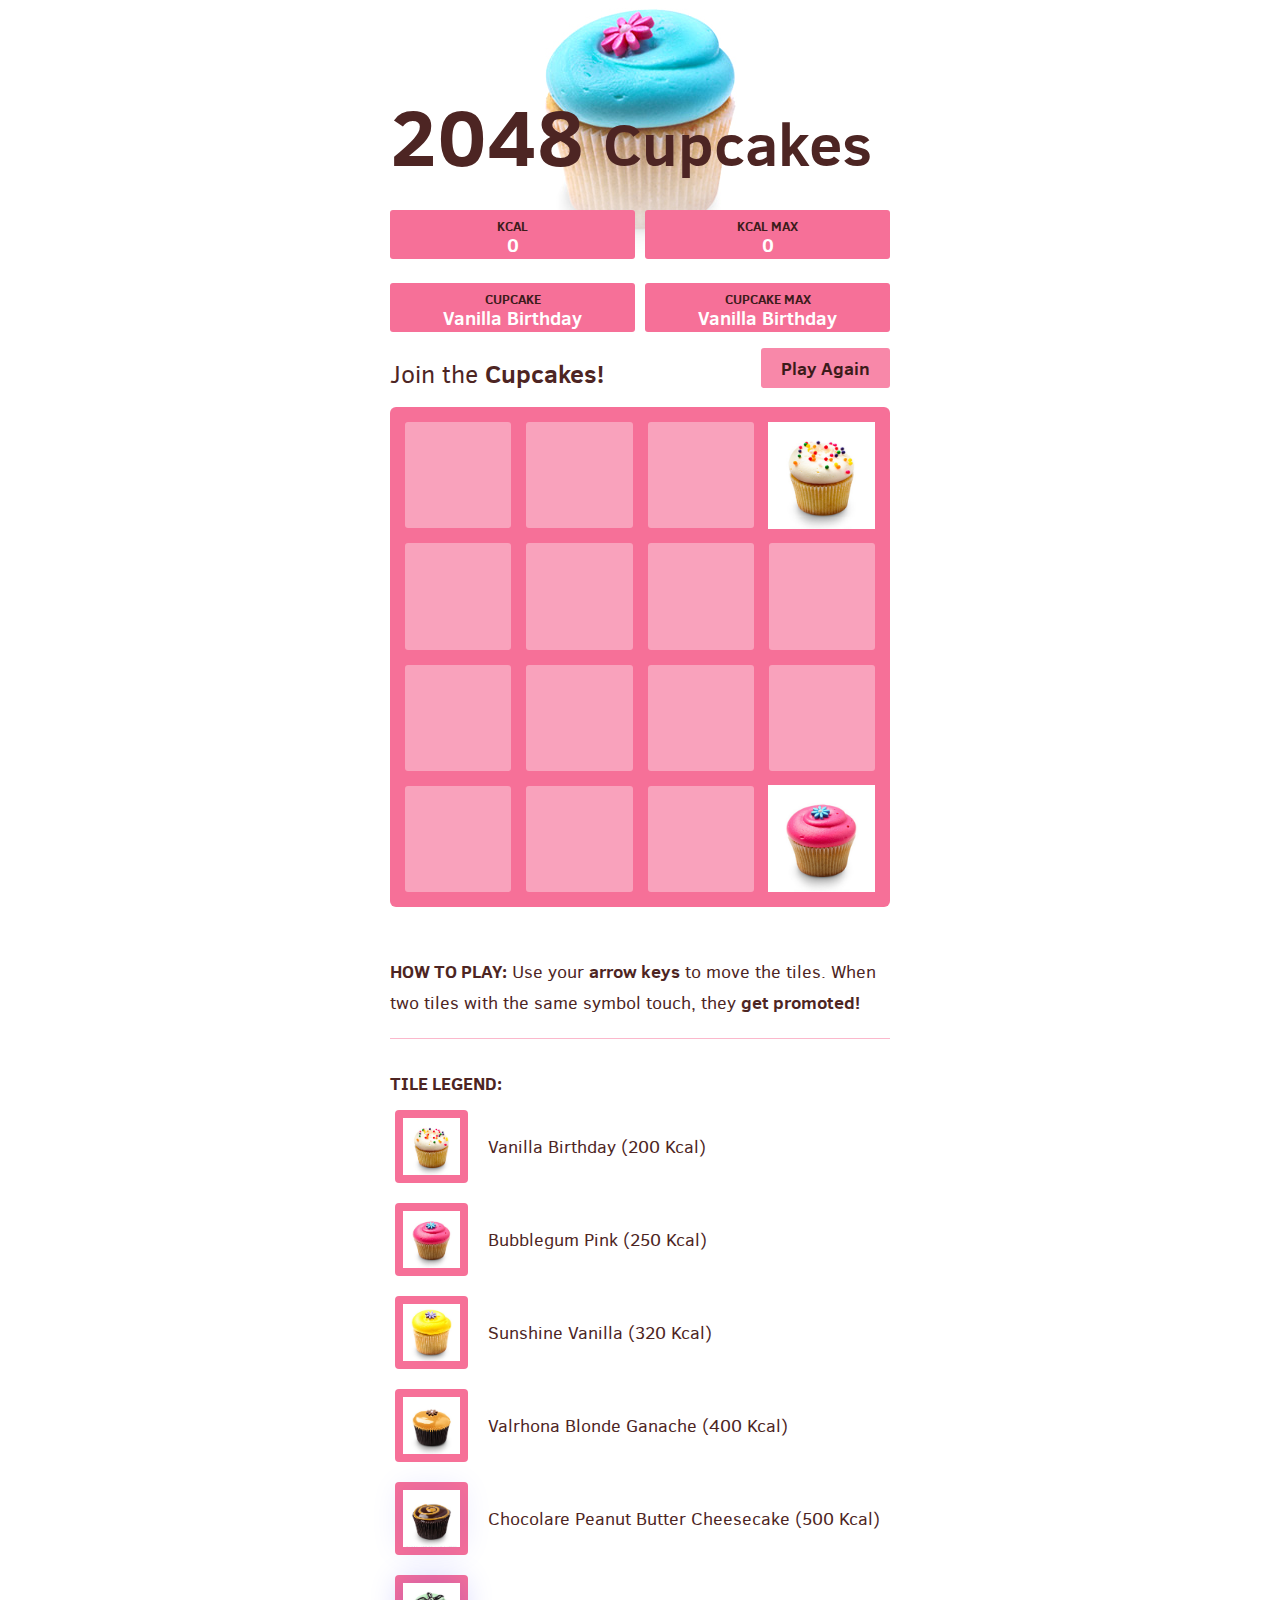
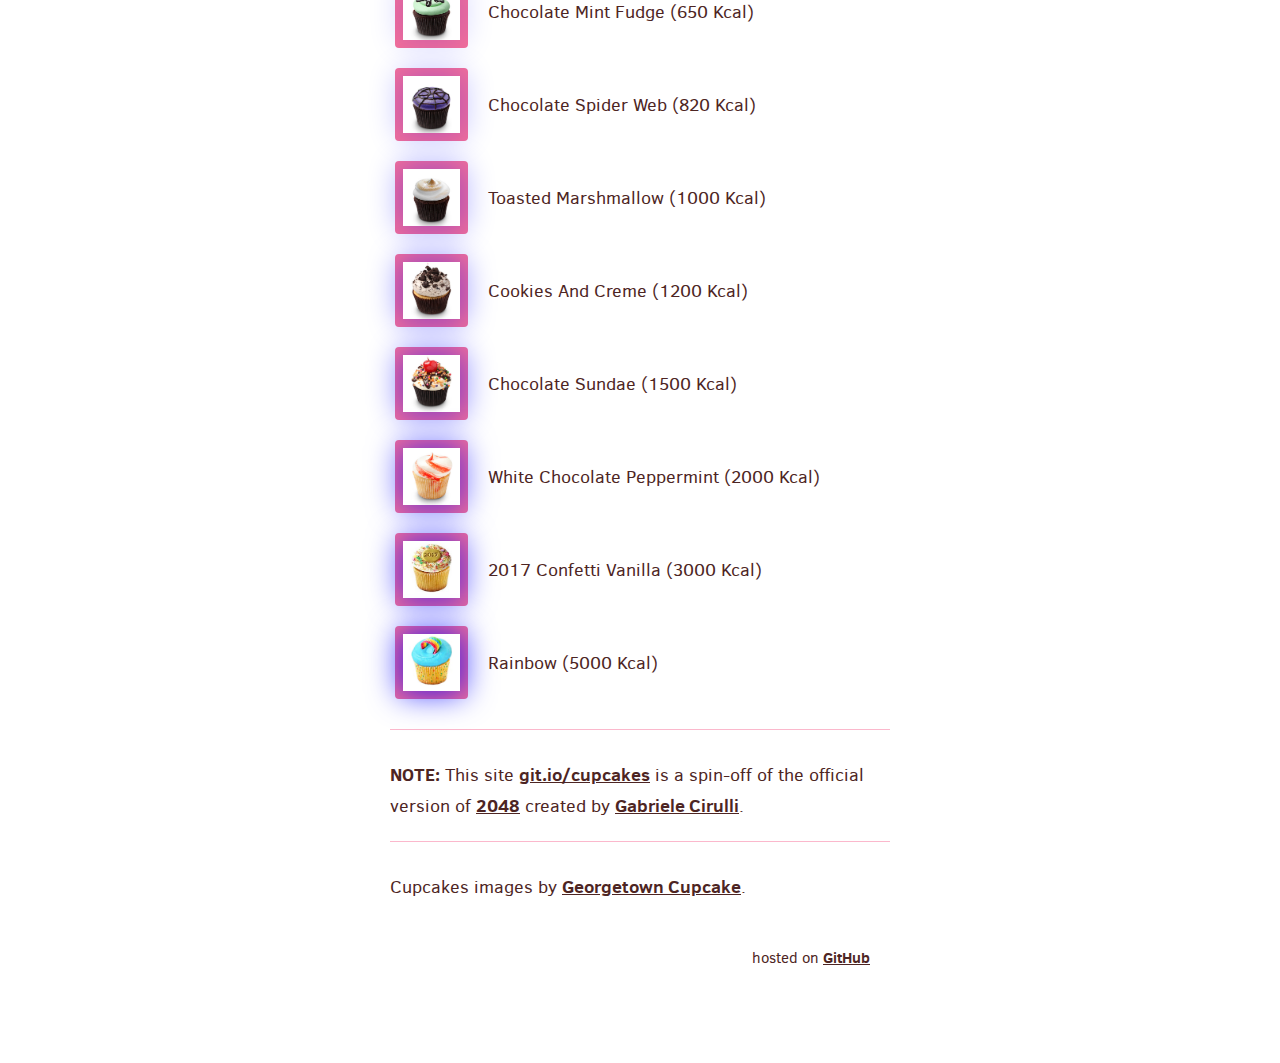
<file: 2048-CUPCAKES-gh-pages/index.html>
<!DOCTYPE html>
<html>
<head>
  <meta charset="utf-8">
  <title>2048 CUPCAKES</title>

  <link href="style/main.css" rel="stylesheet" type="text/css">
  <link rel="shortcut icon" href="favicon.ico">
  <link rel="apple-touch-icon" href="meta/apple-touch-icon.png">
  <meta name="apple-mobile-web-app-capable" content="yes">
  <meta name="apple-mobile-web-app-status-bar-style" content="black">

  <meta name="HandheldFriendly" content="True">
  <meta name="MobileOptimized" content="320">
  <meta name="viewport" content="width=device-width, target-densitydpi=160dpi, initial-scale=1.0, maximum-scale=1, user-scalable=no, minimal-ui">
  <meta name="format-detection" content="telephone=no" />
</head>
<body>
  <div class="container">
    <div class="heading">
      <div class="title-container">
        <h1 class="title">2048 <small>Cupcakes</small></h1>
      </div>
			<div class="scores-container">
				<div class="score-points">0</div>
				<div class="best-points">0</div>
			</div>
      <div class="scores-container">
        <div class="score-container">0 Kcal</div>
        <div class="best-container">0 Kcal</div>
      </div>
    </div>

    <div class="above-game">
      <p class="game-intro">Join tiles and destroy <strong>EMPIRE!</strong></p>
      <a class="restart-button">New Game</a>
    </div>

    <div class="game-container">
      <div class="game-message">
        <p></p>
        <div class="lower">
	        <a class="keep-playing-button">Keep going</a>
          <a class="retry-button">Retry</a>
          <div class="score-sharing"></div>
        </div>
      </div>

      <div class="grid-container">
        <div class="grid-row">
          <div class="grid-cell"></div>
          <div class="grid-cell"></div>
          <div class="grid-cell"></div>
          <div class="grid-cell"></div>
        </div>
        <div class="grid-row">
          <div class="grid-cell"></div>
          <div class="grid-cell"></div>
          <div class="grid-cell"></div>
          <div class="grid-cell"></div>
        </div>
        <div class="grid-row">
          <div class="grid-cell"></div>
          <div class="grid-cell"></div>
          <div class="grid-cell"></div>
          <div class="grid-cell"></div>
        </div>
        <div class="grid-row">
          <div class="grid-cell"></div>
          <div class="grid-cell"></div>
          <div class="grid-cell"></div>
          <div class="grid-cell"></div>
        </div>
      </div>

      <div class="tile-container">

      </div>
    </div>

    <p class="game-explanation">
      <strong class="important">How to play:</strong> Use your <strong>arrow keys</strong> to move the tiles. When two tiles with the same symbol touch, they <strong>get promoted!</strong>
    </p>
    <hr>
    <p class="tile-legend"><strong class="important">Tile Legend:</strong></p>
    <hr>
    <p class="disclaimer">
    <strong class="important">Note:</strong> This site <a href="http://git.io/cupcakes">git.io/cupcakes</a> is a spin-off of the official version of <a href="http://git.io/2048">2048</a> created by <a href="http://gabrielecirulli.com" target="_blank">Gabriele Cirulli.</a>
    </p>
    <hr>
    <p class="credits">
      Cupcakes images by <a href="http://www.georgetowncupcake.com/" title="Georgetown Cupcake | DC Cupcakes | About">Georgetown Cupcake</a>.
    </p>
    <p class="repo-link"><small>hosted on <a href="https://github.com/0x0800/">GitHub</a></small></p>
  </div>

  <script src="js/bind_polyfill.js"></script>
  <script src="js/classlist_polyfill.js"></script>
  <script src="js/animframe_polyfill.js"></script>
  <script src="js/l10n.js"></script>
  <script src="js/localization.js"></script>
  <script src="js/keyboard_input_manager.js"></script>
  <script src="js/html_actuator.js"></script>
  <script src="js/grid.js"></script>
  <script src="js/tile.js"></script>
  <script src="js/local_storage_manager.js"></script>
  <script src="js/game_manager.js"></script>
  <script src="js/application.js"></script>
  <script>
    window.twttr = (function (d,s,id) {
      var t, js, fjs = d.getElementsByTagName(s)[0];
      if (d.getElementById(id)) return; js=d.createElement(s); js.id=id;
      js.src="https://platform.twitter.com/widgets.js"; fjs.parentNode.insertBefore(js, fjs);
      return window.twttr || (t = { _e: [], ready: function(f){ t._e.push(f) } });
    }(document, "script", "twitter-wjs"));
  </script>
  <script type="text/javascript">

    var _gaq = _gaq || [];
    _gaq.push(['_setAccount', 'UA-49474780-3']);
    _gaq.push(['_trackPageview']);

    (function() {
      var ga = document.createElement('script'); ga.type = 'text/javascript'; ga.async = true;
      ga.src = ('https:' == document.location.protocol ? 'https://' : 'http://') + 'stats.g.doubleclick.net/dc.js';
      var s = document.getElementsByTagName('script')[0]; s.parentNode.insertBefore(ga, s);
    })();

  </script>
</body>
</html>
</file>
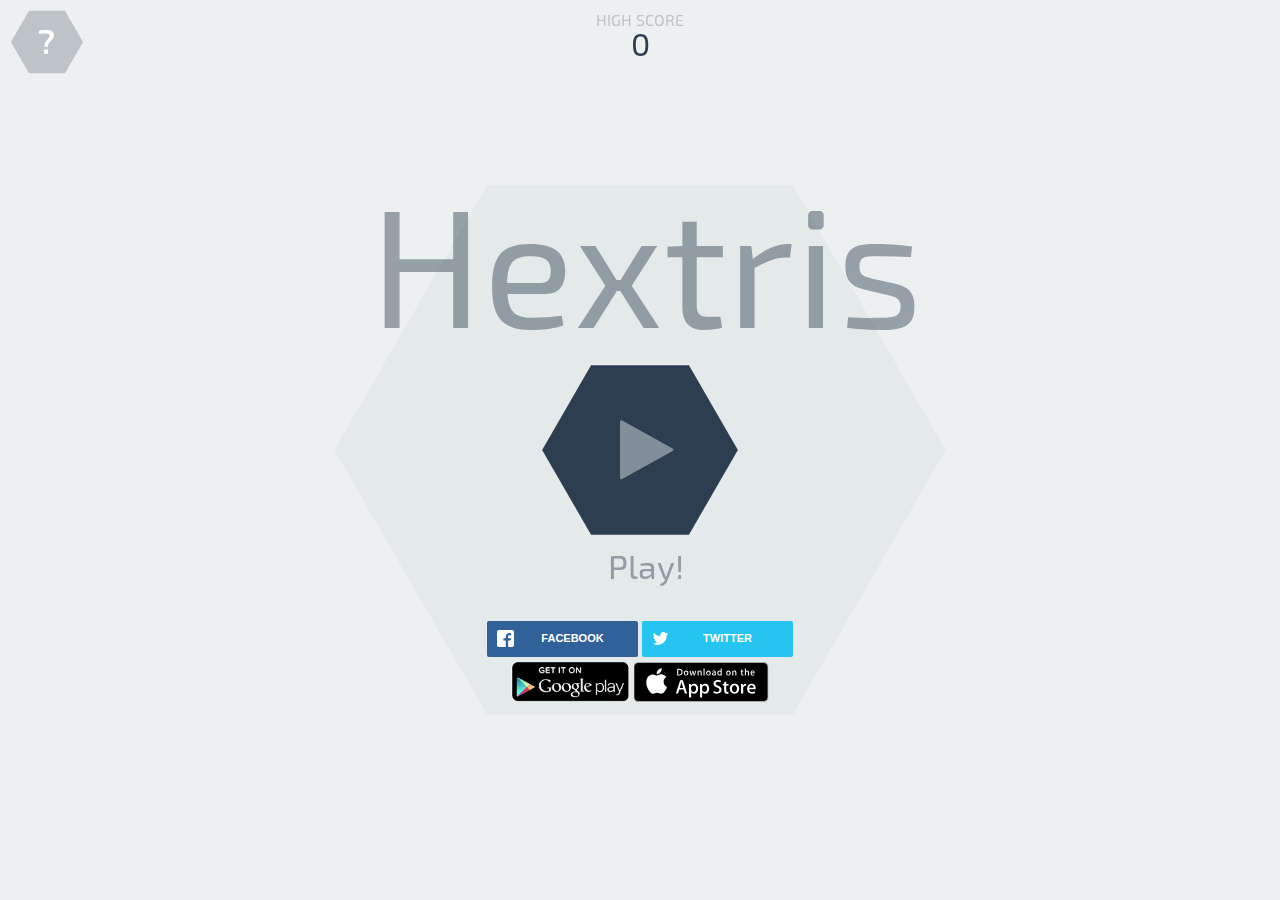
<file: hextris/hextris.html>
<!DOCTYPE html>
<html lang='en'>
	<head>
		<title>Hextris</title>
		<meta name="description" content="An addictive puzzle game inspired by Tetris.">
		<link rel="manifest" href="manifest.webmanifest">
		<meta name="apple-itunes-app" content="app-id=903769553"/>
		<meta name="apple-mobile-web-app-title" content="Hextris">
		<meta name="apple-mobile-web-app-capable" content="yes">
		<link rel="apple-touch-icon" sizes="120x120" href="images/icons/apple-touch-120.png">
		<link rel="apple-touch-icon" sizes="152x152" href="images/icons/apple-touch-152.png">
		<link rel="apple-touch-icon" sizes="167x167" href="images/icons/apple-touch-167.png">
		<link rel="apple-touch-icon" sizes="180x180" href="images/icons/apple-touch-180.png">
		<link rel="apple-touch-icon" sizes="512x512" href="images/icons/apple-touch-512.png">
		<meta name="viewport" content="width=device-width, initial-scale=1, maximum-scale=1, user-scalable=0, minimal-ui"/>
		<meta property="og:url" content="http://hextris.github.io/hextris/"/>
		<meta property="og:site_name" content="Hextris"/>
		<meta property="og:title" content="Hextris"/>
		<meta property="og:description" content="An addictive puzzle game inspired by Tetris."/>
		<meta property="og:type" content="website"/>
		<meta property="og:author" content="https://www.facebook.com/hextris"/>
		<meta property="og:image" content="http://hextris.github.io/hextris/images/facebook-opengraph.png"/>
		<meta property="og:image:width" content="1200"/>
		<meta property="og:image:height" content="630"/>
		<meta property="twitter:card" content="summary"/>
		<meta property="twitter:site" content="@hextris"/>
		<meta property="twitter:site:id" content="2742209678"/>
		<meta property="twitter:creator" content="@hextris"/>
		<meta property="twitter:creator:id" content="2742209678"/>
		<meta property="twitter:domain" content="http://hextris.github.io"/>
		<meta property="twitter:title" content="Hextris"/>
		<meta property="twitter:description" content="An addictive puzzle game inspired by Tetris."/>
		<meta property="twitter:image:src" content="http://hextris.github.io/hextris/images/twitter-opengraph.png"/>
		<meta property="twitter:image:width" content="512"/>
		<meta property="twitter:image:height" content="512"/>
		<meta property="twitter:app:id:iphone" content="id903769553">
		<meta property="twitter:app:id:ipad" content="id903769553">
		<meta property="twitter:app:id:googleplay" content="com.hextris.hextris">
		<meta property="twitter:app:country" content="us">
		<meta property="twitter:app:url:iphone" content="itunes.apple.com/us/app/id903769553?mt=8">
		<meta property="twitter:app:url:ipad" content="itunes.apple.com/us/app/id903769553?mt=8">
		<meta property="twitter:app:url:googleplay" content="https://play.google.com/store/apps/details?id=com.hextris.hextris">
		<link rel="icon" type="image/png" href="favicon.ico">
		<link href='http://fonts.googleapis.com/css?family=Exo+2' rel='stylesheet' type='text/css'>
		<link rel="stylesheet" href="style/fa/css/font-awesome.min.css">
		<link rel="stylesheet" type="text/css" href="style/style.css">
		<script type='text/javascript' src="vendor/hammer.min.js"></script>
		<script type='text/javascript' src="vendor/js.cookie.js"></script>
		<script type='text/javascript' src="vendor/jsonfn.min.js"></script>
		<script type='text/javascript' src="vendor/keypress.min.js"></script>
		<script type='text/javascript' src="vendor/jquery.js"></script>
		<script type='text/javascript' src="js/save-state.js"></script>
		<script type='text/javascript' src="js/view.js"></script>
		<script type='text/javascript' src="js/wavegen.js"></script>
		<script type='text/javascript' src="js/math.js"></script>
		<script type='text/javascript' src="js/Block.js"></script>
		<script type='text/javascript' src="js/Hex.js"></script>
		<script type='text/javascript' src="js/Text.js"></script>
		<script type='text/javascript' src="js/comboTimer.js"></script>
		<script type='text/javascript' src="js/checking.js"></script>
		<script type='text/javascript' src='js/update.js'></script>
		<script type='text/javascript' src='js/render.js'></script>
		<script type='text/javascript' src="js/input.js"></script>
		<script type='text/javascript' src="js/main.js"></script>
		<script type='text/javascript' src="js/initialization.js"></script>
		<script src="vendor/sweet-alert.min.js"></script>
		<link rel="stylesheet" href="style/rrssb.css"/>
		<script data-ad-client="ca-pub-9107422120987163" async src="https://pagead2.googlesyndication.com/pagead/js/adsbygoogle.js"></script>
	</head>
	<body>
		<canvas id="canvas"></canvas>
		<div id="overlay" class="faded overlay"></div>
		<div id='startBtn' ></div>
		<div id="helpScreen" class='unselectable'>
			<div id='inst_main_body'></div>
		</div>
		<img id="openSideBar" class='helpText' src="./images/btn_help.svg"/>
		<div class="faded overlay"></div>
		<img id="pauseBtn" src="./images/btn_pause.svg"/>
		<img id='restartBtn' src="./images/btn_restart.svg"/>
		<div id='HIGHSCORE'>HIGH SCORE</div>
		<script> (function(i,s,o,g,r,a,m){i['GoogleAnalyticsObject']=r;i[r]=i[r]||function(){ (i[r].q=i[r].q||[]).push(arguments)},i[r].l=1*new Date();a=s.createElement(o), m=s.getElementsByTagName(o)[0];a.async=1;a.src=g;m.parentNode.insertBefore(a,m) })(window,document,'script','//www.google-analytics.com/analytics.js','ga'); ga('create', 'UA-51272720-2', 'auto'); ga('send', 'pageview');
		</script>
		<div id='highScoreInGameText'>
			<div id='highScoreInGameTextHeader'>HIGH SCORE</div><div id='currentHighScore'>10292</div>
		</div>
		<div id="gameoverscreen">
			<div id='container'>
				<div id='gameOverBox' class='GOTitle'>GAME OVER</div>
				<div id='cScore'>1843</div>
				<div id='highScoresTitle' class='GOTitle'>HIGH SCORES</div>
				<div class='score'><span class='scoreNum'>1.</span> <div id="1place" style="display:inline;">0</div></div>
				<div class='score'><span class='scoreNum'>2.</span> <div id="2place" style="display:inline;">0</div></div>
				<div class='score'><span class='scoreNum'>3.</span> <div id="3place" style="display:inline;">0</div></div>
			</div>
			<div id='bottomContainer'>
				<img id='restart' src='./images/btn_restart.svg' height='57px'>
				<div id='socialShare'>
					<?xml version="1.0" encoding="UTF-8" standalone="no"?>
					<svg width="224.6377px" height="57px"  viewBox="0 0 255 65" version="1.1" xmlns="http://www.w3.org/2000/svg" xmlns:xlink="http://www.w3.org/1999/xlink">
						<title>Share button</title>
						<defs>
						</defs>
						<g id="Page-1" stroke="none" stroke-width="1" fill="none" fill-rule="evenodd" sketch:type="MSPage">
							<g id="Game-over-" sketch:type="MSArtboardGroup" transform="translate(-95.000000, -565.000000)">
								<g id="Share-button" sketch:type="MSLayerGroup" transform="translate(95.000000, 565.000000)">
								<a style="cursor:pointer;"class="popup" onclick="window.open('https://twitter.com/intent/tweet?text=Can you beat my score of '+ score +' points at&button_hashtag=hextris ? http://hextris.github.io/hextris @hextris','name','width=600,height=400')" ><polygon  id="Score-hex-2" fill="#3498DB" sketch:type="MSShapeGroup" transform="translate(127.661316, 32.500000) rotate(-90.000000) translate(-127.661316, -32.500000) " points="127.661316 -94.814636 160.137269 -76.064636 160.137269 141.064636 127.661317 159.814636 95.185364 141.064636 95.1853635 -76.064636 "></polygon></a>
									<text style="cursor:pointer;"class="popup" onclick="window.open('https://twitter.com/intent/tweet?text=Can you beat my score of '+ score +' points at&button_hashtag=hextris ? http://hextris.github.io/hextris @hextris','name','width=600,height=400')" id="SHARE-MY-SCORE!" sketch:type="MSTextLayer" font-family="Exo" font-size="16" font-weight="420" fill="#FFFFFF">
										<tspan x="67" y="39">SHARE MY SCORE!</tspan>
									</text>
								</g>
							</g>
						</g>
					</svg>
				</div>
				<div id='buttonCont'>
					<ul class="rrssb-buttons">
						<li class="rrssb-facebook">
							<a href='http://www.facebook.com/sharer.php?s=100
								&p[url]=hextris.io' class="popup">
								<span class="rrssb-icon">
									<svg xmlns="http://www.w3.org/2000/svg" preserveAspectRatio="xMidYMid" width="29" height="29" viewBox="0 0 29 29">
										<path d="M26.4 0H2.6C1.714 0 0 1.715 0 2.6v23.8c0 .884 1.715 2.6 2.6 2.6h12.393V17.988h-3.996v-3.98h3.997v-3.062c0-3.746 2.835-5.97 6.177-5.97 1.6 0 2.444.173 2.845.226v3.792H21.18c-1.817 0-2.156.9-2.156 2.168v2.847h5.045l-.66 3.978h-4.386V29H26.4c.884 0 2.6-1.716 2.6-2.6V2.6c0-.885-1.716-2.6-2.6-2.6z"
										class="cls-2" fill-rule="evenodd"/>
									</svg>
								</span>
								<span class="rrssb-text">facebook</span>
							</a>
						</li>
						<li class="rrssb-twitter">
							<a href="http://twitter.com/home?status=Play Hextris! - http://hextris.github.io/ #hextris"
							class="popup">
								<span class="rrssb-icon">
									<svg xmlns="http://www.w3.org/2000/svg" width="28" height="28" viewBox="0 0 28 28">
										<path d="M24.253 8.756C24.69 17.08 18.297 24.182 9.97 24.62c-3.122.162-6.22-.646-8.86-2.32 2.702.18 5.375-.648 7.507-2.32-2.072-.248-3.818-1.662-4.49-3.64.802.13 1.62.077 2.4-.154-2.482-.466-4.312-2.586-4.412-5.11.688.276 1.426.408 2.168.387-2.135-1.65-2.73-4.62-1.394-6.965C5.574 7.816 9.54 9.84 13.802 10.07c-.842-2.738.694-5.64 3.434-6.48 2.018-.624 4.212.043 5.546 1.682 1.186-.213 2.318-.662 3.33-1.317-.386 1.256-1.248 2.312-2.4 2.942 1.048-.106 2.07-.394 3.02-.85-.458 1.182-1.343 2.15-2.48 2.71z"
										/>
									</svg>
								</span>
								<span class="rrssb-text">twitter</span>
							</a>
						</li>
				</ul>
					<div id='badges'>
						<a href="https://play.google.com/store/apps/details?id=com.hextris.hextris" ><img id='androidBadge' src='images/android.png'/></a>
						<a href ="https://itunes.apple.com/us/app/hextris/id903769553?mt=8"><img id='iOSBadge'  src='images/appstore.svg'/></a>
					</div>
				</div>
			</div>
		</div>
			<script type="text/javascript">
				(function addRussianSocialShare(){
					var lang=navigator.language || navigator.userLanguage;
					if (lang.substr(0, 2) == 'ru') {
						$('.rrssb-facebook').remove();
						var n=$.parseHTML('<li class="rrssb-vk"><a href="http://vk.com/share.php?url=http://kurtnoble.com/labs/rrssb/index.html" class="popup"><span class="rrssb-icon"><svg xmlns="http://www.w3.org/2000/svg" width="28" height="28" viewBox="70 70 378.7 378.7"><path d="M254.998 363.106h21.217s6.408-.706 9.684-4.23c3.01-3.24 2.914-9.32 2.914-9.32s-.415-28.47 12.796-32.663c13.03-4.133 29.755 27.515 47.482 39.685 13.407 9.206 23.594 7.19 23.594 7.19l47.407-.662s24.797-1.53 13.038-21.027c-.96-1.594-6.85-14.424-35.247-40.784-29.728-27.59-25.743-23.126 10.063-70.85 21.807-29.063 30.523-46.806 27.8-54.405-2.596-7.24-18.636-5.326-18.636-5.326l-53.375.33s-3.96-.54-6.892 1.216c-2.87 1.716-4.71 5.726-4.71 5.726s-8.452 22.49-19.714 41.618c-23.77 40.357-33.274 42.494-37.16 39.984-9.037-5.842-6.78-23.462-6.78-35.983 0-39.112 5.934-55.42-11.55-59.64-5.802-1.4-10.076-2.327-24.915-2.48-19.046-.192-35.162.06-44.29 4.53-6.072 2.975-10.757 9.6-7.902 9.98 3.528.47 11.516 2.158 15.75 7.92 5.472 7.444 5.28 24.154 5.28 24.154s3.145 46.04-7.34 51.758c-7.193 3.922-17.063-4.085-38.253-40.7-10.855-18.755-19.054-39.49-19.054-39.49s-1.578-3.873-4.398-5.947c-3.42-2.51-8.2-3.307-8.2-3.307l-50.722.33s-7.612.213-10.41 3.525c-2.488 2.947-.198 9.036-.198 9.036s39.707 92.902 84.672 139.72c41.234 42.93 88.048 40.112 88.048 40.112"/></svg></span><span class="rrssb-text">vk.com</span></a></li>');
						$('.rrssb-buttons').prepend(n);
					}})()
			</script>
		<script type="text/javascript" src='vendor/rrssb.min.js'></script>
	</body>
</html>
</file>
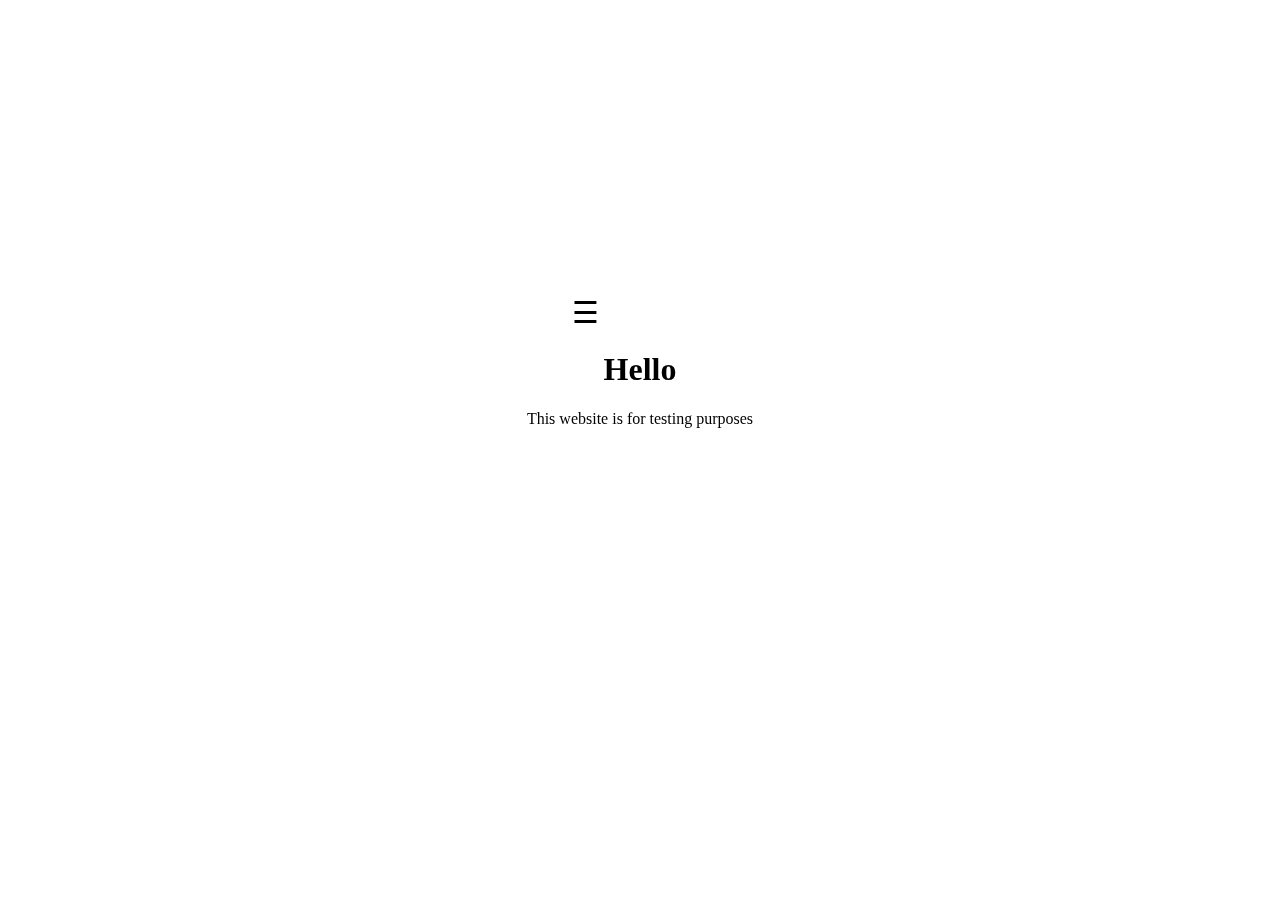
<file: slender/slender.html>
<!DOCTYPE HTML>
<html lang="en-us">
  <head>
    <title>Testing</title>
    
    <meta charset="utf-8">
    <link rel="stylesheet" href="styles.css"> 
    <script type="text/javascript" src="script.js"></script>
  </head>
  
  <body>
    <!-- navigation bar -->
    <nav class="nav" id="Sidenav">
      <a href="javascript:void(0)" class="closebutton" onclick="closeNav()">&times;</a>
      <a href="../2048-CUPCAKES-gh-pages/index.html">2048</a>
      <a href="#">page2</a>
      <a href="#">Page3</a>
      
    </nav>
    
    <iframe width="560" height="315" allow="fullscreen; autoplay; encrypted-media" src="https://games.construct.net/6059/latest" frameborder="0" allowfullscreen="true" msallowfullscreen="true" mozallowfullscreen="true" webkitallowfullscreen="true" allowpaymentrequest="false" referrerpolicy="unsafe-url" sandbox="allow-same-origin allow-forms allow-scripts allow-pointer-lock allow-orientation-lock allow-popups" scrolling="no"></iframe>
    
    
    <span style="font-size:30px;cursor:pointer" onclick="openNav()">&#9776;</span>
    <h1>Hello</h1>
    <p>This website is for testing purposes</p>
  
  </body>

</html>
</file>
<file: 2048-CUPCAKES-gh-pages/style/main.css>
@import url(fonts/clear-sans.css);
/* $tile-gold-glow-color: lighten($tile-gold-color, 15%); */
html, body {
  margin: 0;
  padding: 0;
  background-color: #fff;
  color: #4d2523;
  font-family: "Clear Sans", "Helvetica Neue", Arial, sans-serif;
  font-size: 18px; }

body {
  padding: 80px 0;
  background-image: url(img/bg.jpg);
  background-position: top center;
  background-repeat: no-repeat; }

.heading:after {
  content: "";
  display: block;
  clear: both; }

h1.title {
  font-size: 80px;
  font-weight: bold;
  margin: 0;
  display: block;
  text-align: center; }
  h1.title small {
    font-size: 60px; }

.title-container {
  position: relative;
  display: inline-block;
  padding-bottom: 10px; }

@-webkit-keyframes move-up {
  0% {
    top: 25px;
    opacity: 1; }

  100% {
    top: -50px;
    opacity: 0; } }
@-moz-keyframes move-up {
  0% {
    top: 25px;
    opacity: 1; }

  100% {
    top: -50px;
    opacity: 0; } }
@keyframes move-up {
  0% {
    top: 25px;
    opacity: 1; }

  100% {
    top: -50px;
    opacity: 0; } }
.scores-container, .scores-points {
  text-align: right; }

.score-container, .best-container,
.score-points, .best-points {
  overflow: hidden;
  position: relative;
  display: inline-block;
  background: #f67098;
  padding: 15px 0px;
  font-size: 19px;
  text-transform: capitalize;
  height: 19px;
  line-height: 41px;
  font-weight: bold;
  border-radius: 3px;
  color: white;
  margin-top: 8px;
  margin-bottom: 16px;
  text-align: center;
  width: 49%;
  float: left; }
  .score-container:after, .best-container:after,
	.score-points:after, .best-points:after {
    position: absolute;
    width: 100%;
    top: 10px;
    left: 0;
    text-transform: uppercase;
    font-size: 13px;
    line-height: 13px;
    text-align: center;
    color: #3c1b1a; }
  .score-container .score-addition, .best-container .score-addition,
	.score-points .score-addition, .best-points .score-addition {
    position: absolute;
    /*right: 60px;*/
    width: 100%;
    text-align: center;
    color: red;
    font-size: 19px;
    line-height: 19px;
    font-weight: bold;
    color: rgba(77, 37, 35, 0.9);
    z-index: 100;
    -webkit-animation: move-up 600ms ease-in;
    -moz-animation: move-up 600ms ease-in;
    animation: move-up 600ms ease-in;
    -webkit-animation-fill-mode: both;
    -moz-animation-fill-mode: both;
    animation-fill-mode: both; }

.best-container {
  float: right; }
.best-points {
  float: right; }

.score-container:after {
  content: "Cupcake"; }
.score-points:after {
  content: "Kcal"; }

.best-container:after {
  content: "Cupcake Max"; }
.best-points:after {
	content: "Kcal Max"; }

p {
  margin-top: 0;
  margin-bottom: 10px;
  line-height: 1.65; }

a {
  color: #4d2523;
  font-weight: bold;
  text-decoration: underline;
  cursor: pointer; }

strong.important {
  text-transform: uppercase; }

hr {
  border: none;
  border-bottom: 1px solid #fbb8cc;
  margin-top: 20px;
  margin-bottom: 30px; }

.container {
  width: 500px;
  margin: 0 auto; }

@-webkit-keyframes fade-in {
  0% {
    opacity: 0; }

  100% {
    opacity: 1; } }
@-moz-keyframes fade-in {
  0% {
    opacity: 0; }

  100% {
    opacity: 1; } }
@keyframes fade-in {
  0% {
    opacity: 0; }

  100% {
    opacity: 1; } }
.game-container {
  margin-top: 11px;
  position: relative;
  padding: 15px;
  cursor: default;
  -webkit-touch-callout: none;
  -ms-touch-callout: none;
  -webkit-user-select: none;
  -moz-user-select: none;
  -ms-user-select: none;
  -ms-touch-action: none;
  touch-action: none;
  background: #f67098;
  border-radius: 6px;
  width: 500px;
  height: 500px;
  -webkit-box-sizing: border-box;
  -moz-box-sizing: border-box;
  box-sizing: border-box; }
  .game-container .game-message {
    display: none;
    position: absolute;
    top: 0;
    right: 0;
    bottom: 0;
    left: 0;
    background: rgba(255, 255, 255, 0.7);
    z-index: 100;
    text-align: center;
    -webkit-animation: fade-in 800ms ease 1200ms;
    -moz-animation: fade-in 800ms ease 1200ms;
    animation: fade-in 800ms ease 1200ms;
    -webkit-animation-fill-mode: both;
    -moz-animation-fill-mode: both;
    animation-fill-mode: both; }
    .game-container .game-message p {
      font-size: 60px;
      font-weight: bold;
      height: 60px;
      line-height: 60px;
      margin-top: 222px; }
    .game-container .game-message .lower {
      display: block;
      margin-top: 59px; }
    .game-container .game-message a {
      display: inline-block;
      background: #f888a9;
      border-radius: 3px;
      padding: 0 20px;
      text-decoration: none;
      color: #3c1b1a;
      height: 40px;
      line-height: 42px;
      margin-left: 9px; }
      .game-container .game-message a.keep-playing-button {
        display: none; }
    .game-container .game-message .score-sharing {
      display: inline-block;
      vertical-align: middle;
      margin-left: 10px; }
    .game-container .game-message.game-won {
      background: rgba(88, 46, 116, 0.5);
      color: white; }
      .game-container .game-message.game-won a.keep-playing-button {
        display: inline-block; }
    .game-container .game-message.game-won, .game-container .game-message.game-over {
      display: block; }

.grid-container {
  position: absolute;
  z-index: 1; }

.grid-row {
  margin-bottom: 15px; }
  .grid-row:last-child {
    margin-bottom: 0; }
  .grid-row:after {
    content: "";
    display: block;
    clear: both; }

.grid-cell {
  width: 106.25px;
  height: 106.25px;
  margin-right: 15px;
  float: left;
  border-radius: 3px;
  background: rgba(255, 255, 255, 0.35); }
  .grid-cell:last-child {
    margin-right: 0; }

.tile-container {
  position: absolute;
  z-index: 2; }

.tile, .tile .tile-inner {
  width: 107px;
  height: 107px;
  line-height: 116.25px; }
.tile.tile-position-1-1 {
  -webkit-transform: translate(0px, 0px);
  -moz-transform: translate(0px, 0px);
  transform: translate(0px, 0px); }
.tile.tile-position-1-2 {
  -webkit-transform: translate(0px, 121px);
  -moz-transform: translate(0px, 121px);
  transform: translate(0px, 121px); }
.tile.tile-position-1-3 {
  -webkit-transform: translate(0px, 242px);
  -moz-transform: translate(0px, 242px);
  transform: translate(0px, 242px); }
.tile.tile-position-1-4 {
  -webkit-transform: translate(0px, 363px);
  -moz-transform: translate(0px, 363px);
  transform: translate(0px, 363px); }
.tile.tile-position-2-1 {
  -webkit-transform: translate(121px, 0px);
  -moz-transform: translate(121px, 0px);
  transform: translate(121px, 0px); }
.tile.tile-position-2-2 {
  -webkit-transform: translate(121px, 121px);
  -moz-transform: translate(121px, 121px);
  transform: translate(121px, 121px); }
.tile.tile-position-2-3 {
  -webkit-transform: translate(121px, 242px);
  -moz-transform: translate(121px, 242px);
  transform: translate(121px, 242px); }
.tile.tile-position-2-4 {
  -webkit-transform: translate(121px, 363px);
  -moz-transform: translate(121px, 363px);
  transform: translate(121px, 363px); }
.tile.tile-position-3-1 {
  -webkit-transform: translate(242px, 0px);
  -moz-transform: translate(242px, 0px);
  transform: translate(242px, 0px); }
.tile.tile-position-3-2 {
  -webkit-transform: translate(242px, 121px);
  -moz-transform: translate(242px, 121px);
  transform: translate(242px, 121px); }
.tile.tile-position-3-3 {
  -webkit-transform: translate(242px, 242px);
  -moz-transform: translate(242px, 242px);
  transform: translate(242px, 242px); }
.tile.tile-position-3-4 {
  -webkit-transform: translate(242px, 363px);
  -moz-transform: translate(242px, 363px);
  transform: translate(242px, 363px); }
.tile.tile-position-4-1 {
  -webkit-transform: translate(363px, 0px);
  -moz-transform: translate(363px, 0px);
  transform: translate(363px, 0px); }
.tile.tile-position-4-2 {
  -webkit-transform: translate(363px, 121px);
  -moz-transform: translate(363px, 121px);
  transform: translate(363px, 121px); }
.tile.tile-position-4-3 {
  -webkit-transform: translate(363px, 242px);
  -moz-transform: translate(363px, 242px);
  transform: translate(363px, 242px); }
.tile.tile-position-4-4 {
  -webkit-transform: translate(363px, 363px);
  -moz-transform: translate(363px, 363px);
  transform: translate(363px, 363px); }

.tile {
  position: absolute;
  -webkit-transition: 100ms ease-in-out;
  -moz-transition: 100ms ease-in-out;
  transition: 100ms ease-in-out;
  -webkit-transition-property: -webkit-transform;
  -moz-transition-property: -moz-transform;
  transition-property: transform; }
  .tile .tile-inner {
    border-radius: 3px;
    background: white;
    text-align: center;
    font-weight: bold;
    z-index: 10;
    font-size: 55px; }
    .tile .tile-inner img {
      width: 100%;
      height: 100%; }
  .tile.tile-2 .tile-inner {
    background: white;
    box-shadow: 0 0 30px 10px rgba(0, 0, 255, 0), inset 0 0 0 1px rgba(255, 255, 255, 0); }
  .tile.tile-4 .tile-inner {
    background: #eeeaf1;
    box-shadow: 0 0 30px 10px rgba(0, 0, 255, 0), inset 0 0 0 1px rgba(255, 255, 255, 0); }
  .tile.tile-8 .tile-inner {
    color: white;
    background: #ddd5e3;
    box-shadow: 0 0 30px 10px rgba(0, 0, 255, 0), inset 0 0 0 1px rgba(255, 255, 255, 0); }
  .tile.tile-16 .tile-inner {
    color: white;
    background: #ccc0d5;
    box-shadow: 0 0 30px 10px rgba(0, 0, 255, 0), inset 0 0 0 1px rgba(255, 255, 255, 0); }
  .tile.tile-32 .tile-inner {
    color: white;
    background: #bcabc7;
    box-shadow: 0 0 30px 10px rgba(0, 0, 255, 0.07937), inset 0 0 0 1px rgba(255, 255, 255, 0.04762); }
  .tile.tile-64 .tile-inner {
    color: white;
    background: #ab96b9;
    box-shadow: 0 0 30px 10px rgba(0, 0, 255, 0.15873), inset 0 0 0 1px rgba(255, 255, 255, 0.09524); }
  .tile.tile-128 .tile-inner {
    color: white;
    background: #9a81ab;
    box-shadow: 0 0 30px 10px rgba(0, 0, 255, 0.2381), inset 0 0 0 1px rgba(255, 255, 255, 0.14286);
    font-size: 45px; }
    @media screen and (max-width: 520px) {
      .tile.tile-128 .tile-inner {
        font-size: 25px; } }
  .tile.tile-256 .tile-inner {
    color: white;
    background: #8a6c9d;
    box-shadow: 0 0 30px 10px rgba(0, 0, 255, 0.31746), inset 0 0 0 1px rgba(255, 255, 255, 0.19048);
    font-size: 45px; }
    @media screen and (max-width: 520px) {
      .tile.tile-256 .tile-inner {
        font-size: 25px; } }
  .tile.tile-512 .tile-inner {
    color: white;
    background: #79578f;
    box-shadow: 0 0 30px 10px rgba(0, 0, 255, 0.39683), inset 0 0 0 1px rgba(255, 255, 255, 0.2381);
    font-size: 45px; }
    @media screen and (max-width: 520px) {
      .tile.tile-512 .tile-inner {
        font-size: 25px; } }
  .tile.tile-1024 .tile-inner {
    color: white;
    background: #684281;
    box-shadow: 0 0 30px 10px rgba(0, 0, 255, 0.47619), inset 0 0 0 1px rgba(255, 255, 255, 0.28571);
    font-size: 35px; }
    @media screen and (max-width: 520px) {
      .tile.tile-1024 .tile-inner {
        font-size: 15px; } }
  .tile.tile-2048 .tile-inner {
    color: white;
    background: #582e74;
    box-shadow: 0 0 30px 10px rgba(0, 0, 255, 0.55556), inset 0 0 0 1px rgba(255, 255, 255, 0.33333);
    font-size: 35px; }
    @media screen and (max-width: 520px) {
      .tile.tile-2048 .tile-inner {
        font-size: 15px; } }
  .tile.tile-super .tile-inner {
    color: white;
    background: #343236;
    font-size: 30px; }
    @media screen and (max-width: 520px) {
      .tile.tile-super .tile-inner {
        font-size: 10px; } }

@-webkit-keyframes appear {
  0% {
    opacity: 0;
    -webkit-transform: scale(0);
    -moz-transform: scale(0);
    transform: scale(0); }

  100% {
    opacity: 1;
    -webkit-transform: scale(1);
    -moz-transform: scale(1);
    transform: scale(1); } }
@-moz-keyframes appear {
  0% {
    opacity: 0;
    -webkit-transform: scale(0);
    -moz-transform: scale(0);
    transform: scale(0); }

  100% {
    opacity: 1;
    -webkit-transform: scale(1);
    -moz-transform: scale(1);
    transform: scale(1); } }
@keyframes appear {
  0% {
    opacity: 0;
    -webkit-transform: scale(0);
    -moz-transform: scale(0);
    transform: scale(0); }

  100% {
    opacity: 1;
    -webkit-transform: scale(1);
    -moz-transform: scale(1);
    transform: scale(1); } }
.tile-new .tile-inner {
  -webkit-animation: appear 200ms ease 100ms;
  -moz-animation: appear 200ms ease 100ms;
  animation: appear 200ms ease 100ms;
  -webkit-animation-fill-mode: backwards;
  -moz-animation-fill-mode: backwards;
  animation-fill-mode: backwards; }

@-webkit-keyframes pop {
  0% {
    -webkit-transform: scale(0);
    -moz-transform: scale(0);
    transform: scale(0); }

  50% {
    -webkit-transform: scale(1.2);
    -moz-transform: scale(1.2);
    transform: scale(1.2); }

  100% {
    -webkit-transform: scale(1);
    -moz-transform: scale(1);
    transform: scale(1); } }
@-moz-keyframes pop {
  0% {
    -webkit-transform: scale(0);
    -moz-transform: scale(0);
    transform: scale(0); }

  50% {
    -webkit-transform: scale(1.2);
    -moz-transform: scale(1.2);
    transform: scale(1.2); }

  100% {
    -webkit-transform: scale(1);
    -moz-transform: scale(1);
    transform: scale(1); } }
@keyframes pop {
  0% {
    -webkit-transform: scale(0);
    -moz-transform: scale(0);
    transform: scale(0); }

  50% {
    -webkit-transform: scale(1.2);
    -moz-transform: scale(1.2);
    transform: scale(1.2); }

  100% {
    -webkit-transform: scale(1);
    -moz-transform: scale(1);
    transform: scale(1); } }
.tile-merged .tile-inner {
  z-index: 20;
  -webkit-animation: pop 200ms ease 100ms;
  -moz-animation: pop 200ms ease 100ms;
  animation: pop 200ms ease 100ms;
  -webkit-animation-fill-mode: backwards;
  -moz-animation-fill-mode: backwards;
  animation-fill-mode: backwards; }

.above-game:after {
  content: "";
  display: block;
  clear: both; }

.game-intro {
  float: left;
  font-size: 25px;
  line-height: 42px;
  margin-bottom: 0;
  margin-top: 5px; }

.restart-button {
  display: inline-block;
  background: #f888a9;
  border-radius: 3px;
  padding: 0 20px;
  text-decoration: none;
  color: #3c1b1a;
  height: 40px;
  line-height: 42px;
  display: block;
  text-align: center;
  float: right; }

.game-explanation {
  margin-top: 50px; }

@media screen and (max-width: 520px) {
  html, body {
    font-size: 15px; }

  body {
    margin: 20px 0;
    padding: 0 20px; }

  h1.title {
    font-size: 27px;
    margin-top: 15px; }
    h1.title small {
      font-size: 27px; }

  .container {
    width: 280px;
    margin: 0 auto; }

  .score-container, .best-container,
  .score-points, .best-points {
    margin-top: 0;
    padding: 15px 0px;
    min-width: 40px; }

  .heading {
    margin-bottom: 10px; }

  .game-intro {
    width: 55%;
    display: block;
    box-sizing: border-box;
    line-height: 1.65;
    font-size: 16px;
    margin-top: 10px; }

  .restart-button, .retry-button {
    width: 42%;
    padding: 0;
    display: block;
    box-sizing: border-box;
    margin-top: 2px; }

  .game-container {
    margin-top: 17px;
    position: relative;
    padding: 10px;
    cursor: default;
    -webkit-touch-callout: none;
    -ms-touch-callout: none;
    -webkit-user-select: none;
    -moz-user-select: none;
    -ms-user-select: none;
    -ms-touch-action: none;
    touch-action: none;
    background: #f67098;
    border-radius: 6px;
    width: 280px;
    height: 280px;
    -webkit-box-sizing: border-box;
    -moz-box-sizing: border-box;
    box-sizing: border-box; }
    .game-container .game-message {
      display: none;
      position: absolute;
      top: 0;
      right: 0;
      bottom: 0;
      left: 0;
      background: rgba(255, 255, 255, 0.7);
      z-index: 100;
      text-align: center;
      -webkit-animation: fade-in 800ms ease 1200ms;
      -moz-animation: fade-in 800ms ease 1200ms;
      animation: fade-in 800ms ease 1200ms;
      -webkit-animation-fill-mode: both;
      -moz-animation-fill-mode: both;
      animation-fill-mode: both; }
      .game-container .game-message p {
        font-size: 60px;
        font-weight: bold;
        height: 60px;
        line-height: 60px;
        margin-top: 222px; }
      .game-container .game-message .lower {
        display: block;
        margin-top: 59px; }
      .game-container .game-message a {
        display: inline-block;
        background: #f888a9;
        border-radius: 3px;
        padding: 0 20px;
        text-decoration: none;
        color: #3c1b1a;
        height: 40px;
        line-height: 42px;
        margin-left: 9px; }
        .game-container .game-message a.keep-playing-button {
          display: none; }
      .game-container .game-message .score-sharing {
        display: inline-block;
        vertical-align: middle;
        margin-left: 10px; }
      .game-container .game-message.game-won {
        background: rgba(88, 46, 116, 0.5);
        color: white; }
        .game-container .game-message.game-won a.keep-playing-button {
          display: inline-block; }
      .game-container .game-message.game-won, .game-container .game-message.game-over {
        display: block; }

  .grid-container {
    position: absolute;
    z-index: 1; }

  .grid-row {
    margin-bottom: 10px; }
    .grid-row:last-child {
      margin-bottom: 0; }
    .grid-row:after {
      content: "";
      display: block;
      clear: both; }

  .grid-cell {
    width: 57.5px;
    height: 57.5px;
    margin-right: 10px;
    float: left;
    border-radius: 3px;
    background: rgba(255, 255, 255, 0.35); }
    .grid-cell:last-child {
      margin-right: 0; }

  .tile-container {
    position: absolute;
    z-index: 2; }

  .tile, .tile .tile-inner {
    width: 58px;
    height: 58px;
    line-height: 67.5px; }
  .tile.tile-position-1-1 {
    -webkit-transform: translate(0px, 0px);
    -moz-transform: translate(0px, 0px);
    transform: translate(0px, 0px); }
  .tile.tile-position-1-2 {
    -webkit-transform: translate(0px, 67px);
    -moz-transform: translate(0px, 67px);
    transform: translate(0px, 67px); }
  .tile.tile-position-1-3 {
    -webkit-transform: translate(0px, 135px);
    -moz-transform: translate(0px, 135px);
    transform: translate(0px, 135px); }
  .tile.tile-position-1-4 {
    -webkit-transform: translate(0px, 202px);
    -moz-transform: translate(0px, 202px);
    transform: translate(0px, 202px); }
  .tile.tile-position-2-1 {
    -webkit-transform: translate(67px, 0px);
    -moz-transform: translate(67px, 0px);
    transform: translate(67px, 0px); }
  .tile.tile-position-2-2 {
    -webkit-transform: translate(67px, 67px);
    -moz-transform: translate(67px, 67px);
    transform: translate(67px, 67px); }
  .tile.tile-position-2-3 {
    -webkit-transform: translate(67px, 135px);
    -moz-transform: translate(67px, 135px);
    transform: translate(67px, 135px); }
  .tile.tile-position-2-4 {
    -webkit-transform: translate(67px, 202px);
    -moz-transform: translate(67px, 202px);
    transform: translate(67px, 202px); }
  .tile.tile-position-3-1 {
    -webkit-transform: translate(135px, 0px);
    -moz-transform: translate(135px, 0px);
    transform: translate(135px, 0px); }
  .tile.tile-position-3-2 {
    -webkit-transform: translate(135px, 67px);
    -moz-transform: translate(135px, 67px);
    transform: translate(135px, 67px); }
  .tile.tile-position-3-3 {
    -webkit-transform: translate(135px, 135px);
    -moz-transform: translate(135px, 135px);
    transform: translate(135px, 135px); }
  .tile.tile-position-3-4 {
    -webkit-transform: translate(135px, 202px);
    -moz-transform: translate(135px, 202px);
    transform: translate(135px, 202px); }
  .tile.tile-position-4-1 {
    -webkit-transform: translate(202px, 0px);
    -moz-transform: translate(202px, 0px);
    transform: translate(202px, 0px); }
  .tile.tile-position-4-2 {
    -webkit-transform: translate(202px, 67px);
    -moz-transform: translate(202px, 67px);
    transform: translate(202px, 67px); }
  .tile.tile-position-4-3 {
    -webkit-transform: translate(202px, 135px);
    -moz-transform: translate(202px, 135px);
    transform: translate(202px, 135px); }
  .tile.tile-position-4-4 {
    -webkit-transform: translate(202px, 202px);
    -moz-transform: translate(202px, 202px);
    transform: translate(202px, 202px); }

  .tile .tile-inner {
    font-size: 35px; }

  .game-message p {
    font-size: 30px !important;
    height: 30px !important;
    line-height: 30px !important;
    margin-top: 90px !important; }
  .game-message .lower {
    margin-top: 30px !important; }
  .game-message.game-won .score-sharing {
    margin-top: 10px; } }
.legend-row {
  padding: 10px 5px; }
  .legend-row:after {
    content: "";
    display: block;
    clear: both; }
  .legend-row p {
    margin-left: 93.33333px;
    margin-top: 23.33333px;
    text-transform: capitalize; }

.legend-grid {
  position: relative;
  padding: 7.5px;
  cursor: default;
  -webkit-touch-callout: none;
  -ms-touch-callout: none;
  -webkit-user-select: none;
  -moz-user-select: none;
  -ms-user-select: none;
  -ms-touch-action: none;
  touch-action: none;
  background: #f67098;
  border-radius: 4px;
  width: 73px;
  height: 73px;
  -webkit-box-sizing: border-box;
  -moz-box-sizing: border-box;
  box-sizing: border-box;
  float: left; }

.legend-cell {
  width: 57.5px;
  height: 57.5px;
  margin-right: 7.5px;
  float: left;
  border-radius: 3px;
  background: rgba(255, 255, 255, 0.35); }
  .legend-cell img {
    width: 100%;
    height: 100%; }

.cell-2 {
  background: white;
  box-shadow: 0 0 30px 5px rgba(0, 0, 255, 0), inset 0 0 0 1px rgba(255, 255, 255, 0); }

.cell-4 {
  background: #eeeaf1;
  box-shadow: 0 0 30px 5px rgba(0, 0, 255, 0), inset 0 0 0 1px rgba(255, 255, 255, 0); }

.cell-8 {
  color: white;
  background: #ddd5e3;
  box-shadow: 0 0 30px 5px rgba(0, 0, 255, 0), inset 0 0 0 1px rgba(255, 255, 255, 0); }

.cell-16 {
  color: white;
  background: #ccc0d5;
  box-shadow: 0 0 30px 5px rgba(0, 0, 255, 0), inset 0 0 0 1px rgba(255, 255, 255, 0); }

.cell-32 {
  color: white;
  background: #bcabc7;
  box-shadow: 0 0 30px 5px rgba(0, 0, 255, 0.07937), inset 0 0 0 1px rgba(255, 255, 255, 0.04762); }

.cell-64 {
  color: white;
  background: #ab96b9;
  box-shadow: 0 0 30px 5px rgba(0, 0, 255, 0.15873), inset 0 0 0 1px rgba(255, 255, 255, 0.09524); }

.cell-128 {
  color: white;
  background: #9a81ab;
  box-shadow: 0 0 30px 5px rgba(0, 0, 255, 0.2381), inset 0 0 0 1px rgba(255, 255, 255, 0.14286); }

.cell-256 {
  color: white;
  background: #8a6c9d;
  box-shadow: 0 0 30px 5px rgba(0, 0, 255, 0.31746), inset 0 0 0 1px rgba(255, 255, 255, 0.19048); }

.cell-512 {
  color: white;
  background: #79578f;
  box-shadow: 0 0 30px 5px rgba(0, 0, 255, 0.39683), inset 0 0 0 1px rgba(255, 255, 255, 0.2381); }

.cell-1024 {
  color: white;
  background: #684281;
  box-shadow: 0 0 30px 5px rgba(0, 0, 255, 0.47619), inset 0 0 0 1px rgba(255, 255, 255, 0.28571); }

.cell-2048 {
  color: white;
  background: #582e74;
  box-shadow: 0 0 30px 5px rgba(0, 0, 255, 0.55556), inset 0 0 0 1px rgba(255, 255, 255, 0.33333); }

.cell-4096 {
  color: white;
  background: #582e74;
  box-shadow: 0 0 30px 5px rgba(0, 0, 255, 0.6), inset 0 0 0 1px rgba(255, 255, 255, 0.38); }

.cell-8192 {
  color: white;
  background: #582e74;
  box-shadow: 0 0 30px 5px rgba(0, 0, 255, 0.7), inset 0 0 0 1px rgba(255, 255, 255, 0.43); }

.repo-link {
  margin-top: 40px;
  margin-right: 20px;
  text-align: right; }
</file>
<file: hextris/style/style.css>
* {
	-webkit-touch-callout:none;
	-webkit-user-select:none;
	-khtml-user-select:none;
	-moz-user-select:none;
	-ms-user-select:none;
	user-select:none;
	padding:0;
	margin:0;
	-webkit-tap-highlight-color:rgba(0,0,0,0);
}
#HIGHSCORE {
	position:absolute;
	left:50%;
	width:250px;
	overflow:visible;
	margin-left:-175px;
	font-family:Exo;

}
#container {
	color:#232323;
	position:absolute;
	left:50%;
	top:calc(50%);
	text-align:center;
	transform:translate(-50%, -50%);
	font-family:Exo;
	-webkit-transform:translate(-50%, -50%);
	-moz-transform:translate(-50%, -50%);
	-ms-transform:translate(-50%, -50%);
    display:none;
}
.tweet {
	font-size:2rem;
	color:#4099FF;
}
@media only screen and (min-device-width:320px) and (max-device-width:480px) {
	.tweet{
		font-size:1rem;
	}
}
a {
	color:#232323;
}
.navbar {
	width:80%;
	margin:0 auto;
	padding:2.5vmin 0;
	text-align:center;
}
.navbar li {
	display:inline-block;
	text-align:center;
	width:calc(33% - 1.25vmin);
}

#title {
	color:#ecf0f1;
	font-size:6vmin;
}

#score {
	font-size:4vmin;
	text-align:center;
	width:30%;
}

#highscores {
	text-align:center;
	list-style:none;
}

.not-visible {
	display:none;
}

button {
	color:#ecf0f1;
	background-color:rgba(0,0,0,0);
	border:0;
}

button:focus {
	outline:0;
}

#openSideBar {
	position:fixed;
	margin-top:6px;
	width:72px;
	height:72px;
	margin-left:11px;
	z-index:3003;
	color:#232323;
	cursor:pointer;
	top:0;
	left:0;

}


#pauseBtn {
	display:none;
	position:fixed;
	margin-bottom:7px;
	width:72px;
	height:72px;
	margin-right:11px;
	z-index:3000;
	color:#232323;
	cursor:pointer;
	right:0;
	bottom:0;
	z-index:99;
}

#restartBtn {
	display:none;
	position:fixed;
	margin-bottom:7px;
	width:72px;
	height:72px;
	margin-left:11px;
	z-index:3000;
	color:#232323;
	cursor:pointer;
	bottom:0;
	z-index:99;
}
#startBtn {
	position:absolute;
	left:40%;
	top:38%;
	height:25%;
	width:25%;
	z-index:99999999;
	cursor:pointer;
}

#helpScreen {
	height:100%;
	width:100%;
	z-index:3001;
	position:fixed;
	top:0;
	margin:0;
	font-size:15px;
	text-align:center;
	display:none;
	color:#232323;
	background-color:rgba(236,240,241,1);
}

#colorBlindBtn {
	position:absolute;
	width:120px;
	height:20px;
	z-index:9999;
	left:47%;
	top:65%;
	font-size:15px;
	text-align:center;
	color:#232323;
	cursor:pointer;
}

#inst_main_body {
	padding:0px;
	font-size:1.2em;
	left:50%;
	top:50%;
	position: absolute;
	text-align:left;
	max-width:400px;
	/*margin-top:30px;*/
	transform:translate(-50%, -50%);
	-webkit-transform:translate(-50%, -50%);
	-moz-transform:translate(-50%, -50%);
	-ms-transform:translate(-50%, -50%);
}

#inst_main_body > a {
	font-weight:bold;
}

#inst_main_body > hr {
	width:100%;
	color:#232323;
	background-color:#232323;
	height:1px;
	border:0;
}

#inst_main_body > p {
	margin-bottom:15px;
}

#instructions_head {
	text-align:center;
	font-size:1.5em;
	padding-bottom:4px;
}


#highScoreInGameTextHeader {
	color: #bdc3c7;
	width:100%;
}

#highScoreInGameText {
	position: absolute;
	top:10px;
	text-align: center;
	width:200px;
	left:50%;
	margin-left:-100px;
}

#currentHighScore {
	color: #2c3e50;
	width:100%;
	margin-top: -5px;
	font-size:2em;
}

@media only screen and (max-device-width:480px) {
	#helpScreen {
		position:fixed;
		top:2px;
		padding-top:20px;
		margin:0;
		width:100%;
		height:100%;
		font-size:13px;
		text-align:center;
	}
	#inst_main_body {
		width:calc(100% - 70px);
		transform:translate(-50%, -50%);
		-webkit-transform:translate(-50%, -50%);
		-moz-transform:translate(-50%, -50%);
		-ms-transform:translate(-50%, -50%);
	}
	#instructions_head {
		padding-left:0%;
	}
	#openSideBar{
		width:60px;
		height:60px;
	}
	#pauseBtn {
		width:60px;
		height:60px;
	}
	#restartBtn {
		width:60px;
		height:60px;
	}
}

.overlay {
	position:absolute;
	height:20%;
	width:100%;
	left:50%;
	top:50%;
	margin-left:-50%;
	margin-top:-10%;
	z-index:3000;
	color:#232323;
	text-align:center;
}

.helpText {
	z-index:3001;
}

.centeredHeader {
	font-size:5vw; 
	text-align:center;
	line-height:4rem;
}

.centeredSubHeader {
	font-size:2.2rem; 
	line-height:1em;
	text-align:center;
}

.centeredSubSubHeader {
	font-size:1.4rem; 
	text-align:center;
}

#buttonCont {
	position:absolute; 
	left:50%;
	width:310px;
	margin-left:-8px;
	transform:translate(-50%, 0%);
	-webkit-transform:translate(-50%, 0%);
	-moz-transform:translate(-50%, 0%);
	-ms-transform:translate(-50%, 0%);
}

@media only screen and (orientation:landscape) {
	#buttonCont {
		bottom:calc(50vh - 19vh - 36px);
	}
	#container {
		top:calc(50vh - 11vh);
	}
}

@media only screen and (orientation:portrait) {
	#buttonCont {
		bottom:calc(50vh - 19vw - 36px);
	}
	#container {
		top:calc(50vh - 11vw);
	}
}

@media only screen and (min-device-width:320px) and (max-device-width:600px) {
	.centeredHeader {
		font-size:2rem; 
		text-align:center;
		line-height:0.6rem;
	}

	.centeredSubHeader {
		font-size:1rem; 
		text-align:center;
	}

	.overlay {
		margin-top:-20%;
	}

	#buttonCont {
		width:280px;
	}

	@media only screen and (orientation:landscape) {
		#buttonCont {
			bottom:119px;
		}
	}

	@media only screen and (orientation:portrait) {
		#buttonCont {
			bottom:119px;
		}
	}
}
.blur {
	opacity:0.1;
}

* {
	padding:0;
	margin:0;
}

body {
	color:#ecf0f1;
	font-family:'Exo', sans-serif;
	background-color:#ecf0f1;
}

#clickToExit {
	cursor:pointer;
}

#canvas {
	transition:all 0.5s ease;
	position:absolute;
	left:0;
	right:0;
	height:100%;
	width:100%;
	background-color:#ecf0f1;
	z-index:0;
}
#title {
	z-index:99;
	margin-top:20px;
	color:#2c3e50;
}

#gameoverscreen {
	/*display:none;*/
}

#restart{
	display:none;
	cursor:pointer !important;
	margin:0;
	padding:0;
	bottom:15px;
	position:absolute;
	left:calc(50% - 124px);
	transform:translate(-50%, 0%);
	-webkit-transform:translate(-50%, 0%);
	-moz-transform:translate(-50%, 0%);
	-ms-transform:translate(-50%, 0%);
	margin-bottom:-3.5px;
}

#socialShare{
	display:none;
	margin:0;
	padding:0;
	bottom:0;
	margin-bottom: 6.5px;
	position:absolute;
	left:calc(50% + 30px);
	transform:translate(-50%, 0%);
	-webkit-transform:translate(-50%, 0%);
	-moz-transform:translate(-50%, 0%);
	-ms-transform:translate(-50%, 0%);
    padding-bottom: 2px;
}

.unselectable {
	-webkit-touch-callout:none;
	-webkit-user-select:none;
	-khtml-user-select:none;
	-moz-user-select:none;
	-ms-user-select:none;
	user-select:none;
}
#afterhr {
	margin:0;
	padding:0;
	margin-bottom:-10px;
	padding-bottom:-10px;
}
body {
	overflow:hidden;
}
#gameoverscreen {
	padding:8px;
}
@font-face {
	font-family:Exo;
	font-weight:light;
	src:url("./fonts/Exo2-ExtraLight.otf") format("opentype");
}

@font-face {
	font-family:Exo;
	src:url("./fonts/Exo2-Regular.otf") format("opentype");
}

@font-face {
	font-family:Exo;
	font-weight:bold;
	src:url("./fonts/Exo2-SemiBold.otf") format("opentype");
}

.GOTitle {
	font-weight:bold;
	font-size:24.2000px;
}

.scoreNum {
	font-weight:normal ! important;
}

#cScore {
	font-size:60.5000px;
	font-weight:light;
	margin-bottom:5px;
	margin-top:-10px;
}

#highScoresTitle {
	margin-bottom:2px;
}

.score {
	font-weight:light;
	line-height:18px;
}




#bottomContainer {
	position:absolute;
	width:100%;
	bottom:0px;
}

#androidBadge {
	position:absolute;
	height:41px;
	margin-top:5px;
	left:calc(50% - 66px);
	transform:translate(calc(-50% - 4px), -1px);
	-webkit-transform:translate(calc(-50% - 4px), -1px);
	-moz-transform:translate(calc(-50% - 4px), -1px);
	-ms-transform:translate(calc(-50% - 4px), -1px);
}

#iOSBadge {
	margin-top:5px;
	position:absolute;
	left:calc(50% + 65px);
	transform:translate(calc(-50% - 4px), 0%);
	-webkit-transform:translate(calc(-50% - 4px), 0%);
	-moz-transform:translate(calc(-50% - 4px), 0%);
	-ms-transform:translate(calc(-50% - 4px), 0%);
}

#authors {
	position:absolute;
	width:200px;
	bottom:0px;
	left:50%;
	transform:translate(-50%, 0%);
	-webkit-transform:translate(-50%, 0%);
	-moz-transform:translate(-50%, 0%);
	-ms-transform:translate(-50%, 0%);
}
</file>
<file: hextris/style/rrssb.css>
.rrssb-buttons{box-sizing:border-box;font-family:"Helvetica Neue",Helvetica,Arial,sans-serif;height:36px;margin:0;padding:0;width:100%}.rrssb-buttons li{box-sizing:border-box;float:left;height:100%;line-height:13px;list-style:none;margin:0;padding:0 2px}.rrssb-buttons li.rrssb-email a{background-color:#0a88ff}.rrssb-buttons li.rrssb-email a:hover{background-color:#006ed6}.rrssb-buttons li.rrssb-facebook a{background-color:#306199}.rrssb-buttons li.rrssb-facebook a:hover{background-color:#244872}.rrssb-buttons li.rrssb-tumblr a{background-color:#32506d}.rrssb-buttons li.rrssb-tumblr a:hover{background-color:#22364a}.rrssb-buttons li.rrssb-linkedin a{background-color:#007bb6}.rrssb-buttons li.rrssb-linkedin a:hover{background-color:#005983}.rrssb-buttons li.rrssb-twitter a{background-color:#26c4f1}.rrssb-buttons li.rrssb-twitter a:hover{background-color:#0eaad6}.rrssb-buttons li.rrssb-googleplus a{background-color:#e93f2e}.rrssb-buttons li.rrssb-googleplus a:hover{background-color:#ce2616}.rrssb-buttons li.rrssb-youtube a{background-color:#df1c31}.rrssb-buttons li.rrssb-youtube a:hover{background-color:#b21627}.rrssb-buttons li.rrssb-reddit a{background-color:#8bbbe3}.rrssb-buttons li.rrssb-reddit a:hover{background-color:#62a3d9}.rrssb-buttons li.rrssb-pinterest a{background-color:#b81621}.rrssb-buttons li.rrssb-pinterest a:hover{background-color:#8a1119}.rrssb-buttons li.rrssb-pocket a{background-color:#ed4054}.rrssb-buttons li.rrssb-pocket a:hover{background-color:#e4162d}.rrssb-buttons li.rrssb-github a{background-color:#444}.rrssb-buttons li.rrssb-github a:hover{background-color:#2b2b2b}.rrssb-buttons li.rrssb-instagram a{background-color:#517fa4}.rrssb-buttons li.rrssb-instagram a:hover{background-color:#406582}.rrssb-buttons li.rrssb-delicious a{background-color:#0B79E5}.rrssb-buttons li.rrssb-delicious a:hover{background-color:#095fb4}.rrssb-buttons li.rrssb-vk a{background-color:#4d71a9}.rrssb-buttons li.rrssb-vk a:hover{background-color:#3d5a86}.rrssb-buttons li.rrssb-hackernews a{background-color:#f60}.rrssb-buttons li.rrssb-hackernews a:hover{background-color:#cc5200}.rrssb-buttons li a{background-color:#ccc;border-radius:2px;box-sizing:border-box;display:block;font-size:11px;-moz-osx-font-smoothing:grayscale;-webkit-font-smoothing:antialiased;font-weight:700;height:100%;padding:11px 7px 12px 27px;position:relative;text-align:center;text-decoration:none;text-transform:uppercase;-webkit-transition:background-color .2s ease-in-out;transition:background-color .2s ease-in-out;width:100%}.rrssb-buttons li a .rrssb-icon{display:block;left:10px;padding-top:9px;position:absolute;top:0;width:10%}.rrssb-buttons li a .rrssb-icon svg{height:17px;width:17px}.rrssb-buttons li a .rrssb-icon svg path,.rrssb-buttons li a .rrssb-icon svg polygon{fill:#fff}.rrssb-buttons li a .rrssb-text{color:#fff}.rrssb-buttons li a:active{box-shadow:inset 1px 3px 15px 0 rgba(22,0,0,.25)}.rrssb-buttons li.small a{padding:0}.rrssb-buttons li.small a .rrssb-icon{left:auto;margin:0 auto;overflow:hidden;position:relative;top:auto;width:100%}.rrssb-buttons li.small a .rrssb-text{visibility:hidden}.rrssb-buttons.large-format,.rrssb-buttons.large-format li{height:auto}.rrssb-buttons.large-format li:first-child:nth-last-child(1) a{font-size:20px;font-size:4vw}.rrssb-buttons.large-format li:first-child:nth-last-child(2) a,.rrssb-buttons.large-format li:first-child:nth-last-child(2)~li a{font-size:16px;font-size:2vw}.rrssb-buttons.large-format li:first-child:nth-last-child(3) a,.rrssb-buttons.large-format li:first-child:nth-last-child(3)~li a{font-size:14px;font-size:1.7vw}.rrssb-buttons.large-format li:first-child:nth-last-child(4) a,.rrssb-buttons.large-format li:first-child:nth-last-child(4)~li a{font-size:13px;font-size:1.4vw}.rrssb-buttons.large-format li:first-child:nth-last-child(5) a,.rrssb-buttons.large-format li:first-child:nth-last-child(5)~li a{font-size:13px;font-size:1.2vw}.rrssb-buttons.large-format li:first-child:nth-last-child(6) a,.rrssb-buttons.large-format li:first-child:nth-last-child(6)~li a{font-size:12px;font-size:1.05vw}.rrssb-buttons.large-format li:first-child:nth-last-child(7) a,.rrssb-buttons.large-format li:first-child:nth-last-child(7)~li a{font-size:11px;font-size:.9vw}.rrssb-buttons.large-format li:first-child:nth-last-child(8) a,.rrssb-buttons.large-format li:first-child:nth-last-child(8)~li a{font-size:11px;font-size:.8vw}.rrssb-buttons.large-format li:first-child:nth-last-child(9) a,.rrssb-buttons.large-format li:first-child:nth-last-child(9)~li a{font-size:11px;font-size:.7vw}.rrssb-buttons.large-format li:first-child:nth-last-child(10) a,.rrssb-buttons.large-format li:first-child:nth-last-child(10)~li a{font-size:11px;font-size:.6vw}.rrssb-buttons.large-format li:first-child:nth-last-child(11) a,.rrssb-buttons.large-format li:first-child:nth-last-child(11)~li a{font-size:11px;font-size:.5vw}.rrssb-buttons.large-format li a{-webkit-backface-visibility:hidden;backface-visibility:hidden;border-radius:.2em;padding:8.5% 0 8.5% 12%}.rrssb-buttons.large-format li a .rrssb-icon{height:100%;left:7%;padding-top:0;width:12%}.rrssb-buttons.large-format li a .rrssb-icon svg{height:100%;position:absolute;top:0;width:100%}.rrssb-buttons.large-format li a .rrssb-text{-webkit-backface-visibility:hidden;backface-visibility:hidden}.rrssb-buttons.small-format{padding-top:5px}.rrssb-buttons.small-format li{height:80%;padding:0 1px}.rrssb-buttons.small-format li a .rrssb-icon{height:100%;padding-top:0}.rrssb-buttons.small-format li a .rrssb-icon svg{height:48%;position:relative;top:6px;width:80%}.rrssb-buttons.tiny-format{height:22px;position:relative}.rrssb-buttons.tiny-format li{padding-right:7px}.rrssb-buttons.tiny-format li a{background-color:transparent;padding:0}.rrssb-buttons.tiny-format li a .rrssb-icon svg{height:70%;width:100%}.rrssb-buttons.tiny-format li a:active,.rrssb-buttons.tiny-format li a:hover{background-color:transparent}.rrssb-buttons.tiny-format li.rrssb-email a .rrssb-icon svg path,.rrssb-buttons.tiny-format li.rrssb-email a .rrssb-icon svg polygon{fill:#0a88ff}.rrssb-buttons.tiny-format li.rrssb-email a .rrssb-icon:hover .rrssb-icon svg path,.rrssb-buttons.tiny-format li.rrssb-email a .rrssb-icon:hover .rrssb-icon svg polygon{fill:#0054a3}.rrssb-buttons.tiny-format li.rrssb-facebook a .rrssb-icon svg path,.rrssb-buttons.tiny-format li.rrssb-facebook a .rrssb-icon svg polygon{fill:#306199}.rrssb-buttons.tiny-format li.rrssb-facebook a .rrssb-icon:hover .rrssb-icon svg path,.rrssb-buttons.tiny-format li.rrssb-facebook a .rrssb-icon:hover .rrssb-icon svg polygon{fill:#18304b}.rrssb-buttons.tiny-format li.rrssb-tumblr a .rrssb-icon svg path,.rrssb-buttons.tiny-format li.rrssb-tumblr a .rrssb-icon svg polygon{fill:#32506d}.rrssb-buttons.tiny-format li.rrssb-tumblr a .rrssb-icon:hover .rrssb-icon svg path,.rrssb-buttons.tiny-format li.rrssb-tumblr a .rrssb-icon:hover .rrssb-icon svg polygon{fill:#121d27}.rrssb-buttons.tiny-format li.rrssb-linkedin a .rrssb-icon svg path,.rrssb-buttons.tiny-format li.rrssb-linkedin a .rrssb-icon svg polygon{fill:#007bb6}.rrssb-buttons.tiny-format li.rrssb-linkedin a .rrssb-icon:hover .rrssb-icon svg path,.rrssb-buttons.tiny-format li.rrssb-linkedin a .rrssb-icon:hover .rrssb-icon svg polygon{fill:#003650}.rrssb-buttons.tiny-format li.rrssb-twitter a .rrssb-icon svg path,.rrssb-buttons.tiny-format li.rrssb-twitter a .rrssb-icon svg polygon{fill:#26c4f1}.rrssb-buttons.tiny-format li.rrssb-twitter a .rrssb-icon:hover .rrssb-icon svg path,.rrssb-buttons.tiny-format li.rrssb-twitter a .rrssb-icon:hover .rrssb-icon svg polygon{fill:#0b84a6}.rrssb-buttons.tiny-format li.rrssb-googleplus a .rrssb-icon svg path,.rrssb-buttons.tiny-format li.rrssb-googleplus a .rrssb-icon svg polygon{fill:#e93f2e}.rrssb-buttons.tiny-format li.rrssb-googleplus a .rrssb-icon:hover .rrssb-icon svg path,.rrssb-buttons.tiny-format li.rrssb-googleplus a .rrssb-icon:hover .rrssb-icon svg polygon{fill:#a01e11}.rrssb-buttons.tiny-format li.rrssb-youtube a .rrssb-icon svg path,.rrssb-buttons.tiny-format li.rrssb-youtube a .rrssb-icon svg polygon{fill:#df1c31}.rrssb-buttons.tiny-format li.rrssb-youtube a .rrssb-icon:hover .rrssb-icon svg path,.rrssb-buttons.tiny-format li.rrssb-youtube a .rrssb-icon:hover .rrssb-icon svg polygon{fill:#84111d}.rrssb-buttons.tiny-format li.rrssb-reddit a .rrssb-icon svg path,.rrssb-buttons.tiny-format li.rrssb-reddit a .rrssb-icon svg polygon{fill:#8bbbe3}.rrssb-buttons.tiny-format li.rrssb-reddit a .rrssb-icon:hover .rrssb-icon svg path,.rrssb-buttons.tiny-format li.rrssb-reddit a .rrssb-icon:hover .rrssb-icon svg polygon{fill:#398bcf}.rrssb-buttons.tiny-format li.rrssb-pinterest a .rrssb-icon svg path,.rrssb-buttons.tiny-format li.rrssb-pinterest a .rrssb-icon svg polygon{fill:#b81621}.rrssb-buttons.tiny-format li.rrssb-pinterest a .rrssb-icon:hover .rrssb-icon svg path,.rrssb-buttons.tiny-format li.rrssb-pinterest a .rrssb-icon:hover .rrssb-icon svg polygon{fill:#5d0b11}.rrssb-buttons.tiny-format li.rrssb-pocket a .rrssb-icon svg path,.rrssb-buttons.tiny-format li.rrssb-pocket a .rrssb-icon svg polygon{fill:#ed4054}.rrssb-buttons.tiny-format li.rrssb-pocket a .rrssb-icon:hover .rrssb-icon svg path,.rrssb-buttons.tiny-format li.rrssb-pocket a .rrssb-icon:hover .rrssb-icon svg polygon{fill:#b61124}.rrssb-buttons.tiny-format li.rrssb-github a .rrssb-icon svg path,.rrssb-buttons.tiny-format li.rrssb-github a .rrssb-icon svg polygon{fill:#444}.rrssb-buttons.tiny-format li.rrssb-github a .rrssb-icon:hover .rrssb-icon svg path,.rrssb-buttons.tiny-format li.rrssb-github a .rrssb-icon:hover .rrssb-icon svg polygon{fill:#111}.rrssb-buttons.tiny-format li.rrssb-instagram a .rrssb-icon svg path,.rrssb-buttons.tiny-format li.rrssb-instagram a .rrssb-icon svg polygon{fill:#517fa4}.rrssb-buttons.tiny-format li.rrssb-instagram a .rrssb-icon:hover .rrssb-icon svg path,.rrssb-buttons.tiny-format li.rrssb-instagram a .rrssb-icon:hover .rrssb-icon svg polygon{fill:#2f4a60}.rrssb-buttons.tiny-format li.rrssb-delicious a .rrssb-icon svg path,.rrssb-buttons.tiny-format li.rrssb-delicious a .rrssb-icon svg polygon{fill:#0B79E5}.rrssb-buttons.tiny-format li.rrssb-delicious a .rrssb-icon:hover .rrssb-icon svg path,.rrssb-buttons.tiny-format li.rrssb-delicious a .rrssb-icon:hover .rrssb-icon svg polygon{fill:#064684}.rrssb-buttons.tiny-format li.rrssb-vk a .rrssb-icon svg path,.rrssb-buttons.tiny-format li.rrssb-vk a .rrssb-icon svg polygon{fill:#4d71a9}.rrssb-buttons.tiny-format li.rrssb-vk a .rrssb-icon:hover .rrssb-icon svg path,.rrssb-buttons.tiny-format li.rrssb-vk a .rrssb-icon:hover .rrssb-icon svg polygon{fill:#2d4263}.rrssb-buttons.tiny-format li.rrssb-hackernews a .rrssb-icon svg path,.rrssb-buttons.tiny-format li.rrssb-hackernews a .rrssb-icon svg polygon{fill:#f60}.rrssb-buttons.tiny-format li.rrssb-hackernews a .rrssb-icon:hover .rrssb-icon svg path,.rrssb-buttons.tiny-format li.rrssb-hackernews a .rrssb-icon:hover .rrssb-icon svg polygon{fill:#993d00}
</file>
<file: slender/styles.css>
h1 {
  text-align: center;
}

p {
  text-align: center;
  font-decoration: italic;
}



.nav {
  height: 100%;
  width: 0;
  position: fixed;
  z-index: 1;
  top: 0;
  left: 0;
  background-color: #111;
  overflow-x: hidden;
  transition: 0.5s;
  padding-top: 60px;
}

.nav a {
  padding: 8px 8px 8px 32px;
  text-decoration: none;
  font-size: 25px;
  color: #818181;
  display: block;
  transition: 0.3s;
}

.nav a:hover {
  color: #f1f1f1;
}

.nav .closebutton {
  position: absolute;
  top: 0;
  right: 25px;
  font-size: 36px;
  margin-left: 50px;
}
</file>
